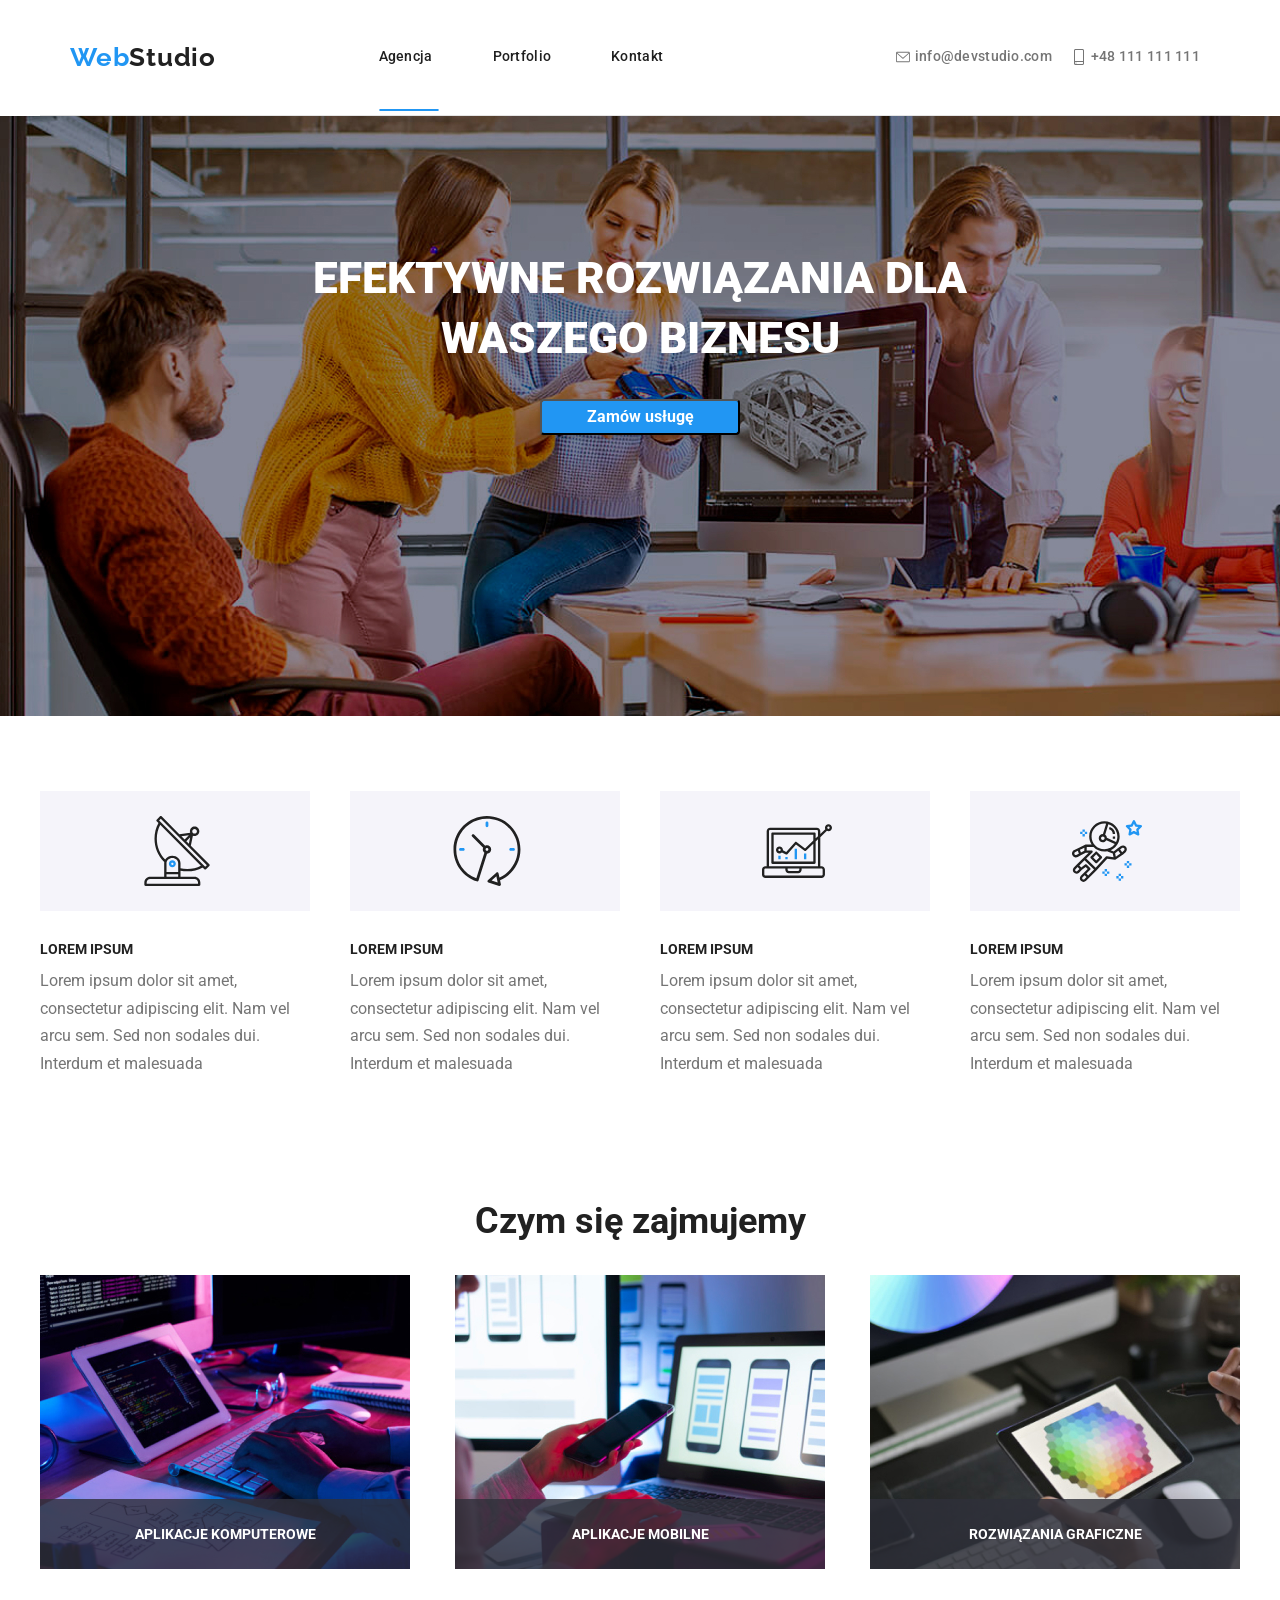
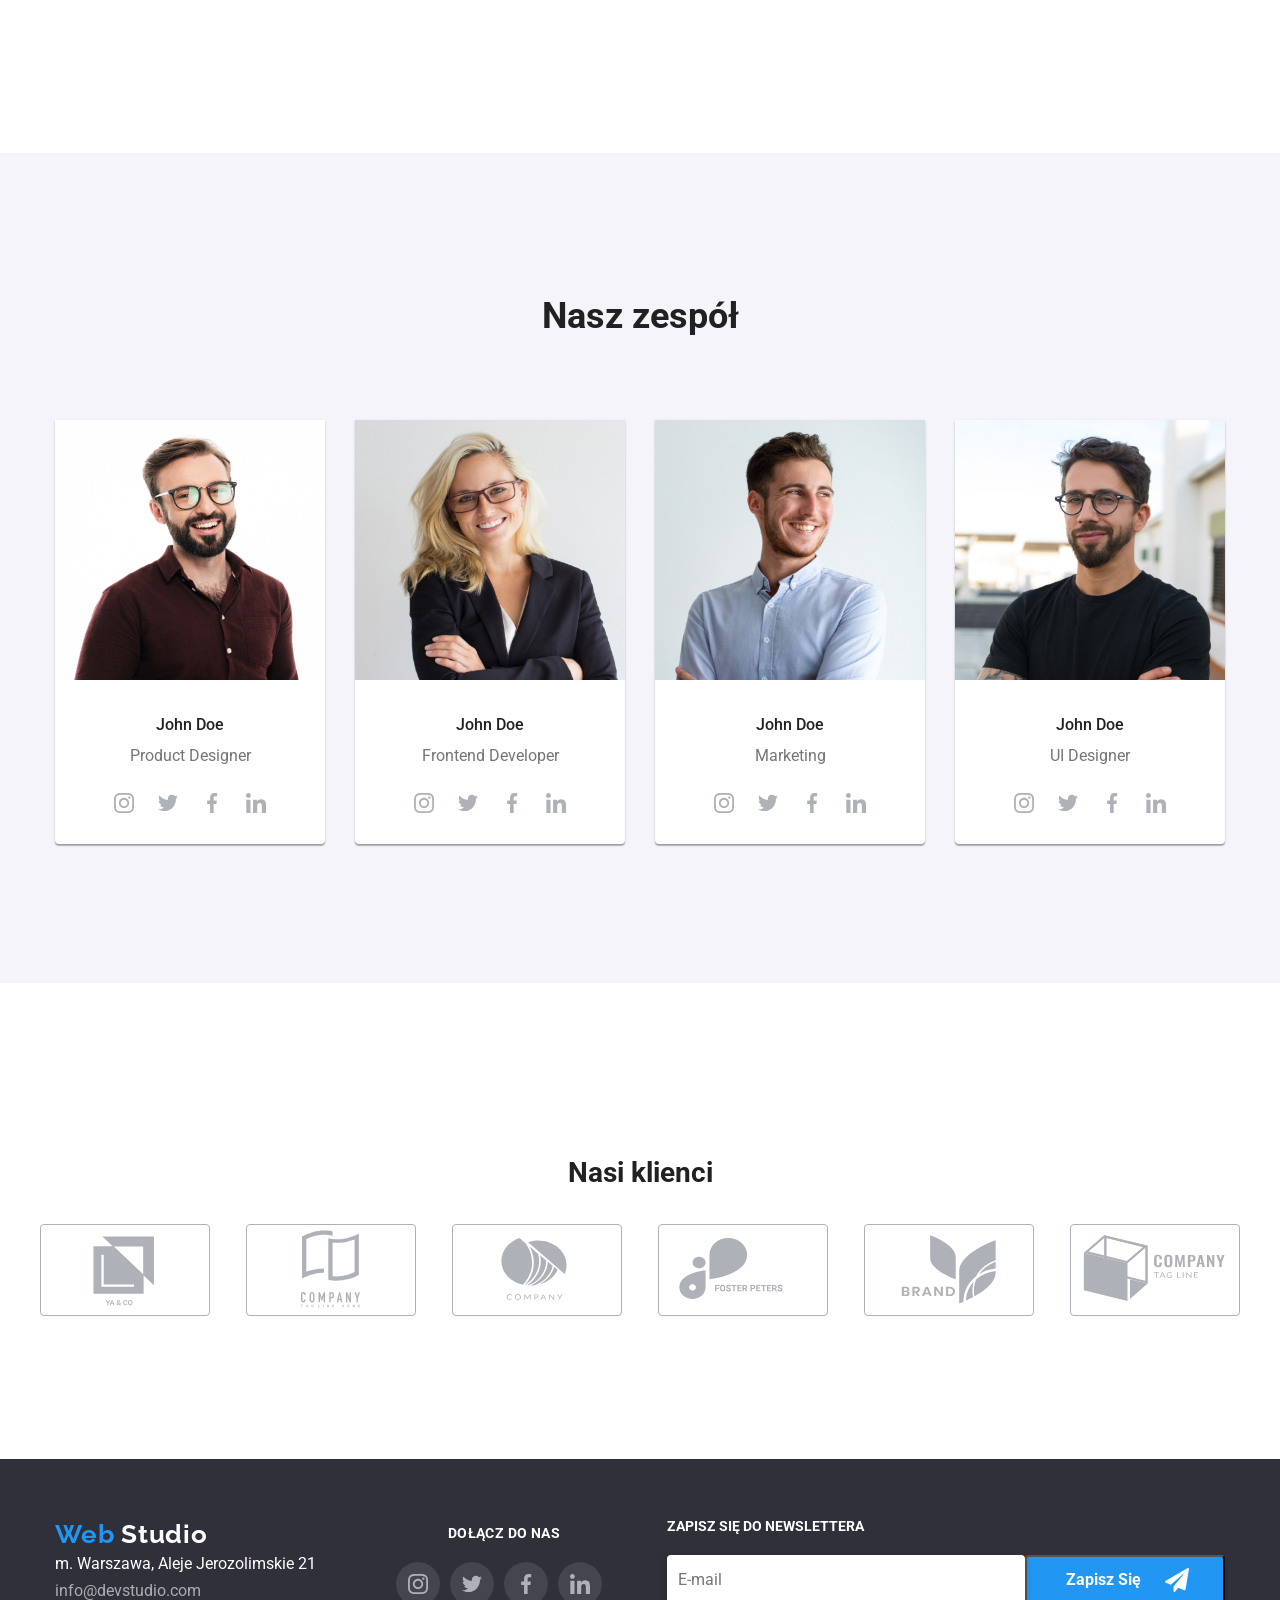
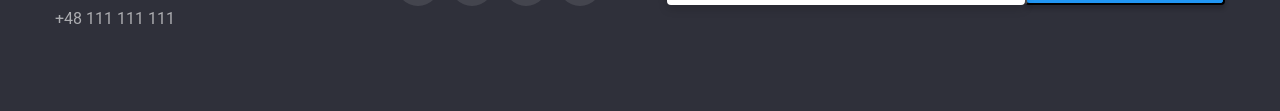
<file: index.html>
<!DOCTYPE html>
<html lang="pl">
  <head>
    <meta charset="utf-8" />
    <meta name="viewport" content="width=device-width, initial-scale=1.0" />
    <title>Studio</title>
    <link rel="stylesheet" href="./css/modern-normalize.css" />
    <link rel="stylesheet" href="./css/main.min.css" />
    <link rel="preconnect" href="https://fonts.googleapis.com" />
    <link rel="preconnect" href="https://fonts.gstatic.com" crossorigin />
    <link
      href="https://fonts.googleapis.com/css2?family=Raleway:wght@700&family=Roboto:wght@400;500;700;900&display=swap"
      rel="stylesheet"
    />
  </head>
  <body>
    <header class="header">
      <div class="container">
        <ul class="header__ul">
          <li class="header__list">
            <a class="logo" href="">Web<span class="logo__span">Studio</span></a>
          </li>
          <ul class="header__ul">
            <nav class="navigation">
              <li class="navigation__list"><a class="active navigation__link" href="">Agencja</a></li>
              <li class="navigation__list"><a class="navigation__link" href="./portfolio.html">Portfolio</a></li>
              <li class="navigation__list"><a class="navigation__link" href="">Kontakt</a></li>
            </nav>
          </ul>
          <ul class="header__ul2">
          <li class="contact">
            <a class="contact__link" href="mailto:info@devstudio.com">
              <svg class="contact__iconic">
                <use href="./css/icon.svg#icon-envelope"></use></svg>info@devstudio.com
                </a
            >
          </li>
          <li class="contact">
            <a class="contact__link" href="tel:+48111111111">
              <svg class="contact__iconic">
                <use href="./css/icon.svg#icon-smartphone"></use>
              </svg>
              +48 111 111 111</a>
          </li>
          </ul>
          <li class="contact-mobile">
            <button type="button" class="contact-mobile__button" data-mobile-open>
            <svg class="contact-mobile__iconic">
              <use href="./css/icon.svg#icon-menu"></use>
            </svg>
            </button>
          </li>
        </ul>
      </div>
    </header>

    <main>
      <section class="background top-index">
        <div class="container">
          <h1 class="top-index__topic">EFEKTYWNE ROZWIĄZANIA DLA WASZEGO BIZNESU</h1>
          <button class="button" type="button" data-modal-open>Zamów usługę</button>
        </div>
      </section>
      <section class="text-info section">
        <div class="container">
          <ul class="text-info__text-infoset">
            <li class="text-list">
              <div class="text-list__iconic2-frame">
                <svg class="text-list__iconic2">
                  <use href="./css/icon.svg#icon-antena" ></use>
                </svg>
              </div>
              <h2 class="text-list__title">LOREM IPSUM</h2>
              <p class="text-list__text">
                Lorem ipsum dolor sit amet, consectetur adipiscing elit. Nam vel
                arcu sem. Sed non sodales dui. Interdum et malesuada
              </p>
            </li>
            <li class="text-list">
              <div class="text-list__iconic2-frame">
                <svg class="text-list__iconic2">
                  <use href="./css/icon.svg#icon-clock" ></use>
                </svg>
              </div>
              <h2 class="text-list__title">LOREM IPSUM</h2>
              <p class="text-list__text">
                Lorem ipsum dolor sit amet, consectetur adipiscing elit. Nam vel
                arcu sem. Sed non sodales dui. Interdum et malesuada
              </p>
            </li>
            <li class="text-list">
              <div class="text-list__iconic2-frame">
                <svg class="text-list__iconic2">
                  <use href="./css/icon.svg#icon-diagram" ></use>
                </svg>
              </div>
              <h2 class="text-list__title">LOREM IPSUM</h2>
              <p class="text-list__text">
                Lorem ipsum dolor sit amet, consectetur adipiscing elit. Nam vel
                arcu sem. Sed non sodales dui. Interdum et malesuada
              </p>
            </li><li class="text-list">
              <div class="text-list__iconic2-frame">
                <svg class="text-list__iconic2">
                  <use href="./css/icon.svg#icon-astronaut" ></use>
                </svg>
              </div>
              <h2 class="text-list__title">LOREM IPSUM</h2>
              <p class="text-list__text">
                Lorem ipsum dolor sit amet, consectetur adipiscing elit. Nam vel
                arcu sem. Sed non sodales dui. Interdum et malesuada
              </p>
            </li>
          </ul>
        </div>
      </section>

      <section class="occupation-index">
        <div class="container">
          <h2 class="occupation-index__title">Czym się zajmujemy</h2>
          <ul class="occupation-index__text-infoset">
            <li class="ourwork">
              <picture>
                <source 
                srcset="./images/desktop/background.jpg, ./images/desktop/background@2x.jpg x2" media="(min-width:1200px)" >
                <source>
                <img class="ourwork__image"
                src="./images/desktop/background.jpg"
                alt="biurko z klawiatura"
                width="370"
                height="296"
              />
              </picture>
              <p class="ourwork__occupation-index-text">Aplikacje komputerowe</p>
            </li>
            <li class="ourwork">
              <picture>
                <source scrset="./images/desktop/background2.jpg x1, ./images/desktop/background2@2x.jpg x2" media="(min-width:1200px)"> 
                <source>
                <img class="ourwork__image"
                src="./images/desktop/background2.jpg"
                alt="ekran z telefonem"
                width="370"
                height="296"
              />
              </picture>
              <p class="ourwork__occupation-index-text">Aplikacje mobilne</p>
            </li>
            <li class="ourwork">
              <picture>
                <source srcset="./images/desktop/background3.jpg 1x, ./images/desktop/background3@2x.jpg 2x" media="(min-width:1200px)">
                <source>
              <img class="ourwork__image"
                src="./images/desktop/background3.jpg"
                alt="tablet"
                height="296"
                width="370"
              />
              </picture>
              <p class="ourwork__occupation-index-text">Rozwiązania graficzne</p>
            </li>
          </ul>
        </div>
      </section>

      <section class="team-index">
        <div class="container">
          <h2  class="team-index__tittle">Nasz zespół</h2>
          <ul class="team-index__text-infoset">
            <li class="team-index__list">
              <figure class="workers">
                <picture>
                  <source srcset="./images/mobile/productdesigner.jpg 1x , ./images/mobile/productdesigner@2x.jpg 2x"
                  media="(min-width:480px)">
                  <source srcset="./images/tab/productdesigner.jpg 1x, ./images/tab/productdesigner@2x.jpg 2x"
                  media="(min-width:768px)">
                  <source srcset="./images/desktop/productdesigner.jpg 1x,./images/desktop/productdesigner@2x.jpg 2x "
                  media="(min-width:1200px)">
                  
                <img class="workers__image"
                  src="./images/desktop/productdesigner.jpg"
                  alt="productdesigner"
                  width="270"
                  height="260"
                />
                  </picture>
                <figcaption class="workers__figcaption">
                  <p class="workers__name-index">John Doe</p>
                  <p class="workers__job-index">Product Designer</p>
                  
                  <ul class="workers__iconic-3-list">
                    <li class="workers__list">
                      <a class="workers__iconic-3-list-link" href="">
                    <svg class="workers__iconic3">
                      <use href="./css/icon.svg#icon-instagram-2">
                      </use>
                    </svg>
                    </a>
                    </li>
            <li class="workers__list">
                      <a class="workers__iconic-3-list-link" href="">
                    

                                        <svg class="workers__iconic3">
                      <use href="./css/icon.svg#icon-twitter-1">
                      </use>
                    </svg>
                    </a>
                    </li>
                    <li class="workers__list">
                      <a class="workers__iconic-3-list-link" href="">
                    
                    <svg class="workers__iconic3">
                      <use href="./css/icon.svg#icon-facebook-1">
                      </use>
                    </svg>
                    </a>
                    </li>
                    <li class="workers__list">
                      <a class="workers__iconic-3-list-link" href="">
                    
                    <svg class="workers__iconic3">
                      <use href="./css/icon.svg#icon-linkedin-1">
                      </use>
                    </svg>
                    </a>
                    </li>
                  </ul>
                  </figcaption>
              </figure>
            </li>

            <li class="workers__list">
              <figure class="workers">
                
                <picture>
                  <source srcset="./images/mobile/frontend.jpg 1x , ./images/mobile/frontend@2x.jpg 2x"
                  media="(min-width:480px)">
                  <source srcset="./images/tab/frontend.jpg 1x, ./images/tab/frontend@2x.jpg 2x"
                  media="(min-width:768px)">
                  <source srcset="./images/desktop/frontend.jpg 1x,./images/desktop/frontend@2x.jpg 2x "
                  media="(min-width:1200px)">
                
                <img class="workers__image"
                  src="./images/desktop/frontend.jpg"
                  alt="frontedndeveloper"
                  width="270"
                  height="260"
                />
                </picture>

                <figcaption class="workers__figcaption">
                  <p class="workers__name-index">John Doe</p>
                  <p class="workers__job-index">Frontend Developer</p>
                  <ul class="workers__iconic-3-list">
                    <li class="workers__list">
                      <a class="workers__iconic-3-list-link" href="">
                    <svg class="workers__iconic3">
                      <use href="./css/icon.svg#icon-instagram-2">
                      </use>
                    </svg>
                    </a>
                    </li>
            <li class="workers__list">
                      <a class="workers__iconic-3-list-link" href="">
                                        <svg class="workers__iconic3">
                      <use href="./css/icon.svg#icon-twitter-1">
                      </use>
                    </svg>
                    </a>
                    </li>
                    <li class="workers__list">
                      <a class="workers__iconic-3-list-link" href="">
                    
                    <svg class="workers__iconic3">
                      <use href="./css/icon.svg#icon-facebook-1">
                      </use>
                    </svg>
                    </a>
                    </li>
                    <li class="workers__list">
                      <a class="workers__iconic-3-list-link" href="">
                    
                    <svg class="workers__iconic3">
                      <use href="./css/icon.svg#icon-linkedin-1">
                      </use>
                    </svg>
                    </a>
                    </li>
                  </ul>
                </figcaption>
              </figure>
            </li>

            <li class="workers__list">
              <figure class="workers">

                <picture>
                  <source srcset="./images/mobile/marketing.jpg 1x , ./images/mobile/marketing@2x.jpg 2x"
                  media="(min-width:480px)">
                  <source srcset="./images/tab/marketing.jpg 1x, ./images/tab/marketing@2x.jpg 2x"
                  media="(min-width:768px)">
                  <source srcset="./images/desktop/marketing.jpg 1x,./images/desktop/marketing@2x.jpg 2x "
                  media="(min-width:1200px)">
                
                  <img class="workers__image"
                  src="./images/desktop/marketing.jpg"
                  alt="marketing"
                  width="270"
                  height="260"
                />
                </picture>

                <figcaption class="workers__list">
                  <p class="workers__name-index">John Doe</p>
                  <p class="workers__job-index">Marketing</p>
                  <ul class="workers__iconic-3-list">
                    <li class="workers__list">
                      <a class="workers__iconic-3-list-link" href="">
                    <svg class="workers__iconic3">
                      <use href="./css/icon.svg#icon-instagram-2">
                      </use>
                    </svg>
                    </a>
                    </li>
            <li class="workers__list">
                      <a class="workers__iconic-3-list-link" href="">
                    

                                        <svg class="workers__iconic3">
                      <use href="./css/icon.svg#icon-twitter-1">
                      </use>
                    </svg>
                    </a>
                    </li>
                    <li class="workers__list">
                      <a class="workers__iconic-3-list-link" href="">
                    
                    <svg class="workers__iconic3">
                      <use href="./css/icon.svg#icon-facebook-1">
                      </use>
                    </svg>
                    </a>
                    </li>
                    <li class="workers__list">
                      <a class="workers__iconic-3-list-link" href="">
                    
                    <svg class="workers__iconic3">
                      <use href="./css/icon.svg#icon-linkedin-1">
                      </use>
                    </svg>
                    </a>
                    </li>
                  </ul>
                </figcaption>
              </figure>
            </li>

            <li class="workers__list">
              <figure class="workers">

                <picture>
                  <source srcset="./images/mobile/ux.jpg 1x , ./images/mobile/ux@2x.jpg 2x"
                  media="(min-width:480px)">
                  <source srcset="./images/tab/ux.jpg 1x, ./images/tab/ux@2x.jpg 2x"
                  media="(min-width:768px)">
                  <source srcset="./images/desktop/ux.jpg 1x,./images/desktop/ux@2x.jpg 2x "
                  media="(min-width:1200px)">
                
                <img class="workers__image"
                  src="./images/desktop/ux.jpg"
                  alt="designer"
                  width="270"
                  height="260"
                />
                </picture>

                <figcaption class="workers__figcaption">
                  <p class="workers__name-index">John Doe</p>
                  <p class="workers__job-index">UI Designer</p>
                  <ul class="workers__iconic-3-list">
                    <li class="workers__list">
                      <a class="workers__iconic-3-list-link" href="">
                    <svg class="workers__iconic3">
                      <use href="./css/icon.svg#icon-instagram-2">
                      </use>
                    </svg>
                    </a>
                    </li>
            <li class="workers__list">
                      <a class="workers__iconic-3-list-link" href="">
                    
                                        <svg class="workers__iconic3">
                      <use href="./css/icon.svg#icon-twitter-1">
                      </use>
                    </svg>
                    </a>
                    </li>
                    <li class="workers__list">
                      <a class="workers__iconic-3-list-link" href="">
                    
                    <svg class="workers__iconic3">
                      <use href="./css/icon.svg#icon-facebook-1">
                      </use>
                    </svg>
                    </a>
                    </li>
                    <li class="workers__list">
                      <a class="workers__iconic-3-list-link" href="">
                    
                    <svg class="workers__iconic3">
                      <use href="./css/icon.svg#icon-linkedin-1">
                      </use>
                    </svg>
                    </a>
                    </li>
                  </ul>
                </figcaption>
              </figure>
            </li>
          </ul>
        </div>
      </section>
      <section class="clients">
        <div class="container">
          <h2 class="clients__title">Nasi klienci</h2>
          <div class="clients__chapter">
            <ul class="clients__text-infoset">
              <li class="clients__list">
                <a href="">
                <svg class="clients__iconic4">
                  <use href="./css/icon.svg#icon-Logo"></use>
                </svg>
              </a>
              </li>
              <li class="clients__list">
              <a href="">
                <svg class="clients__iconic4">
                  <use href="./css/icon.svg#icon-Logo2"></use>
                </svg>
              </a>
              </li>
              <li class="clients__list">
                <a href="">
                <svg class="clients__iconic4">
                  <use href="./css/icon.svg#icon-Logo3"></use>
                </svg>
              </a>
              </li>
              <li class="clients__list">
                <a href="">
                <svg class="clients__iconic4">
                  <use href="./css/icon.svg#icon-Logo4"></use>
                </svg>
              </a>          
              </li>
              <li class="clients__list">
              <a href="">
                <svg class="clients__iconic4">
                  <use href="./css/icon.svg#icon-Logo5"></use>
                </svg>
              </a>      
              </li>
              <li class="clients__list">
              <a href="">
                <svg class="clients__iconic4">
                  <use href="./css/icon.svg#icon-Logo6"></use>
                </svg>
            </a>  
              </li>
            
            </ul>
          </div>
        </div>
      </section>
    </main>
<footer class="footer">
      <div class="container footsy">
        <div class="footsy__tablet">
      <div class="footsy__chapter">
        <div class="logo--down">
          <a  class="logo" href="">Web<span class="logo__span--footer"> Studio </span> </a>
        </div>
        <adress class="footsy__adressdown">
          m. Warszawa, Aleje Jerozolimskie 21
        </adress>
        <div >
          <a class="footsy__mailto2" href="mailto:info@devstudio.com"> info@devstudio.com </a>
        </div>
        <div >
          <a class="footsy__tele2" href="tel:+48111111111"> +48 111 111 111 </a>
        </div>
      </div>
      <div class="socialy">
        <h2 class="socialy__title" >Dołącz do nas</h2>

        <ul class="socialy__iconic-listing">
          <li class="socialy__list">
            <a class="socialy__iconic-3-list-link" href="">
              <svg class="socialy__iconic3">
                <use href="./css/icon.svg#icon-instagram-2"></use>
              </svg>
            </a>
          </li>
          <li class="socialy__list">
            <a class="socialy__iconic-3-list-link" href="">
              <svg class="socialy__iconic3">
                <use href="./css/icon.svg#icon-twitter-1"></use>
              </svg>
            </a>
          </li>
          <li class="socialy__list">
            <a class="socialy__iconic-3-list-link" href="">
              <svg class="socialy__iconic3">
                <use href="./css/icon.svg#icon-facebook-1"></use>
              </svg>
            </a>
          </li>
          <li class="socialy__list">
            <a class="socialy__iconic-3-list-link" href="">
              <svg class="socialy__iconic3">
                <use href="./css/icon.svg#icon-linkedin-1"></use>
              </svg>
            </a>
          </li>
        </ul>
        </div>
        </div>
        <div class="subscription">
        <p class="subscription__title" >Zapisz się do Newslettera</p>
        <form class="subscription__form">
          <label class="subscription__label">
            <input class="subscription__sub-email" type="email" name="email" placeholder="  E-mail" required />
          </label>
          <button class="subscription__button-sub" type="submit">Zapisz Się <svg class="subscription__iconic-sub"><use href="./css/icon.svg#plane"></use></svg> </button>
         
        </form>
      </div>
      </div>
    </footer>
  </body>

<!--okno modalne-->    
<div class="backdrop is-hidden" data-modal>
  <div class="modal">

    <button class="close-btn" type="button"  data-modal-close> 
         <svg class="close-btn__icon">
      <use href="./css/icon.svg#cancel"></use>
    </svg>
    </button>
    
    <form class="modal__form">
      <div class="modal__form-popup">
        <h1 class="modal__title">
          Zostaw swoje dane w formularzu poniżej 
        </h1>
      <div>
        <form class="modal__form">
        <label class="text">Imię
        <input class="text__form-group1" type="text" name="text-name">
       <svg class="text__form-icon1" ><use href="./css/icon.svg#user"></use> </svg>   
      </label>

      <label class="text">Telefon
        <input class="text__form-group1" type="tel" name="tel-form">
        <svg class="text__form-icon1" ><use href="./css/icon.svg#iphone"></use> </svg>   
     
      </label>
      <label class="text">Email
        <input class="text__form-group1" type="email" name="email-form">
         <svg class="text__form-icon1" ><use href="./css/icon.svg#nvelope"></use> </svg>   
     
      </label>
      <label class="text" >Komentarz
      <textarea class="text__form-group1--size" rows="3" placeholder="Wprowadź tekst" ></textarea> 
      </label>
      </form>
                <div class="declarations">
      
        <div class="checkbox">
          <input class="checkbox__input" type="checkbox" id="checks">
          <label class="checkbox__label" for="checks">
           <span class="checkbox__span" ><svg class="checkbox__checks-svg">
              <use href="./css/icon.svg#checked">
              </use>
            </svg>
            </span>
          </label>
        

        <p class="checkbox__declaration">Oświadczam ,iż akceptuję <a class="checkbox__link" href="">Regulamin</a> i <a class="checkbox__link" href="">Politykę prywatności</a> </p>          
      </div>
      <button class="checkbox__registerbutton" type="submit">Wyślij</button>  
   
    </div>

    </div>
    </div>
    </form>
    </div>
    </div>
   <script src="./js/modal.js"></script>  

   <!--mobile modalne-->
<div class="backdrop is-hidden" data-mobile>
<div class="modal-second">

  <button class="close-mobile" type="button" data-mobile-close> 
     <svg class="close-mobile__icon">
    <use href="./css/icon.svg#icon-close" class="close-mobile__svg"></use>
  </svg>
  </button>

  <div class="modal-mobile container">
    <ul class="modal-mobile__ul">
      <nav class="modal-mobile__navigation">
        <li class="modal-mobile__list"><a class="modal-mobile__link" href="./index.html">Agencja</a> </li>
        <li class="modal-mobile__list"><a class="modal-mobile__link" href="./portfolio.html">Portfolio</a> </li>
        <li class="modal-mobile__list"><a class="modal-mobile__link" href="">Kontakt</a> </li>
      </nav>
    </ul>
    <div class="tel">
      <a class="tel__link" href="tel:+48111111111">+48 111 111 111</a>
    </div>
    <div class="mail">
      <a class="mail__link" href="mailto:info@devstudio.com">info@devstudio.com</a>
    </div>
    <ul class="modal-mobile__ulsocial" >
    <li class="modal-mobile__list"><a class="modal-mobile__social" href="">Instagram</a> </li>
    <li class="modal-mobile__list"><a class="modal-mobile__social" href="">Tweeter</a> </li>
    <li class="modal-mobile__list"><a class="modal-mobile__social" href="">Facebook</a> </li>
    <li class="modal-mobile__list"><a class="modal-mobile__social" href="">Linkedin</a> </li>
    </ul>

  </div>
  </div>
  </div>
  </div>
 <script src="./js/mobile-menu.js"></script>  


  </html>
</file>
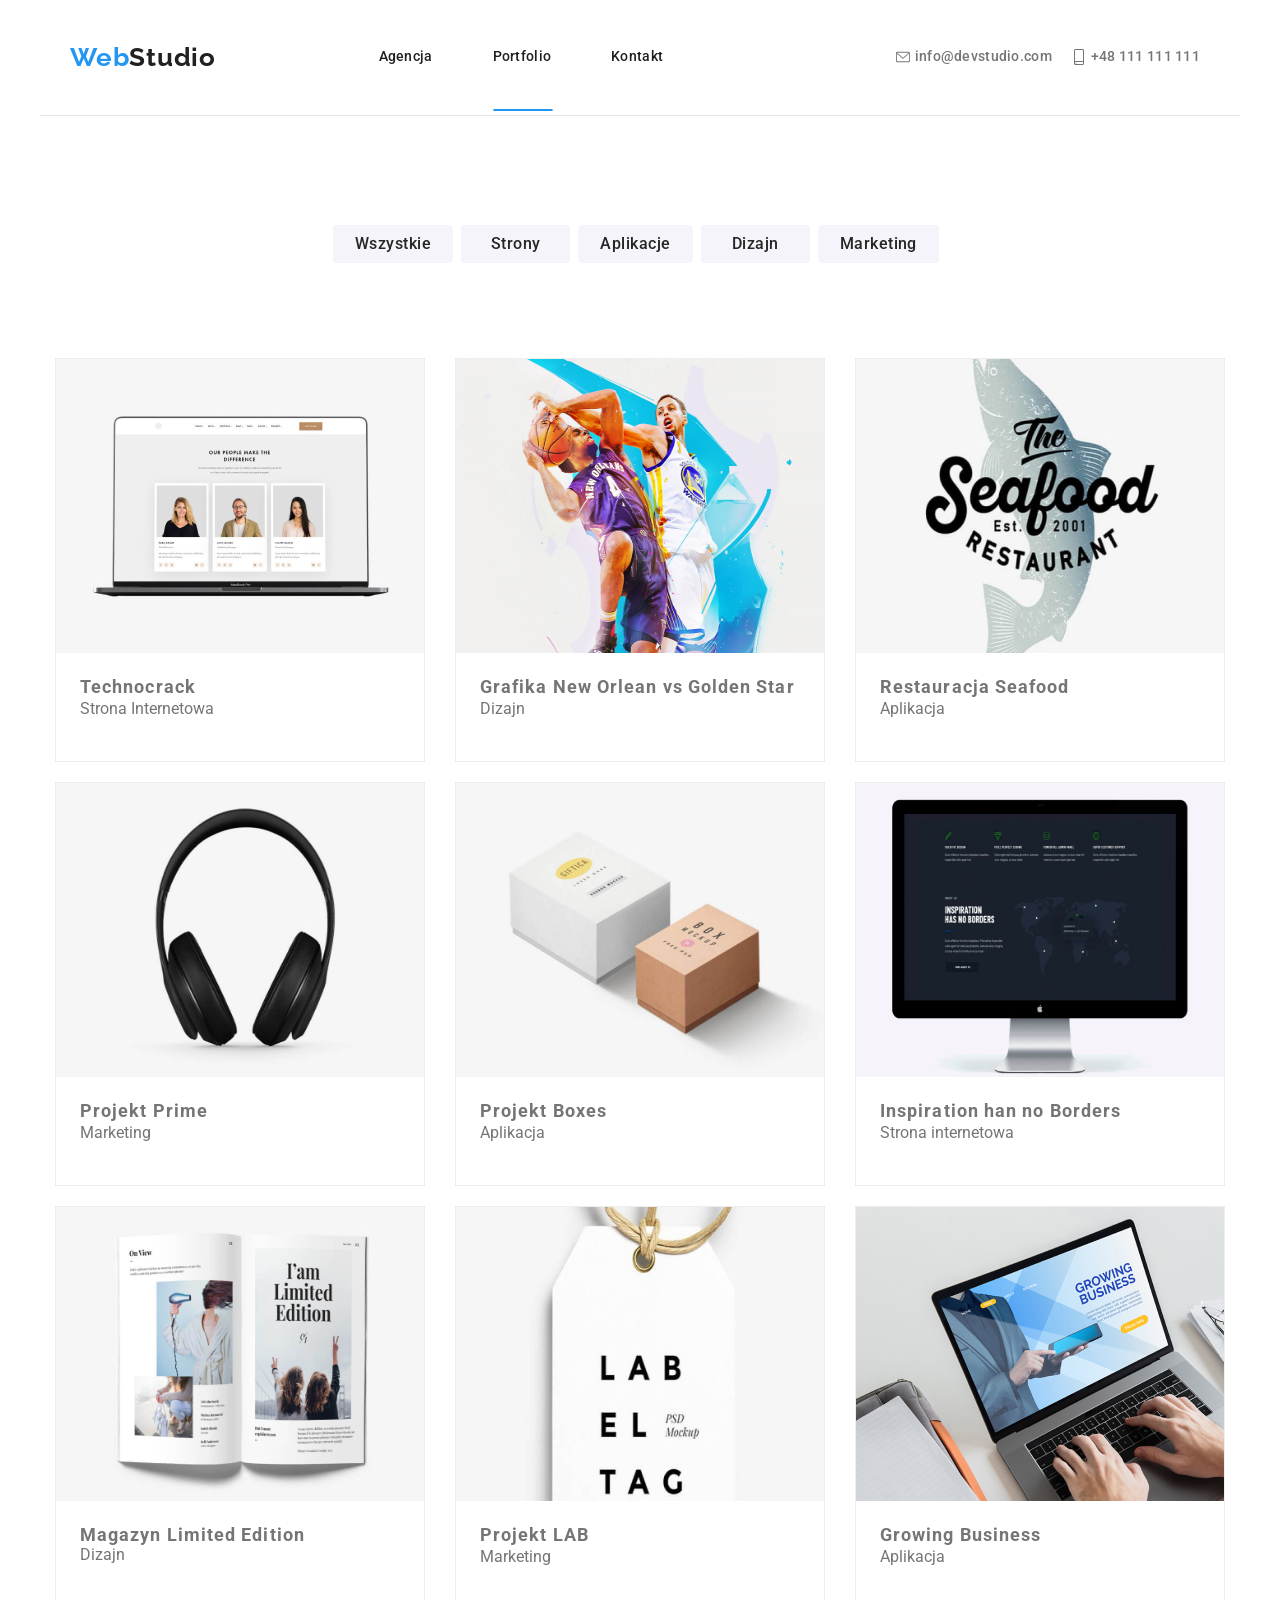
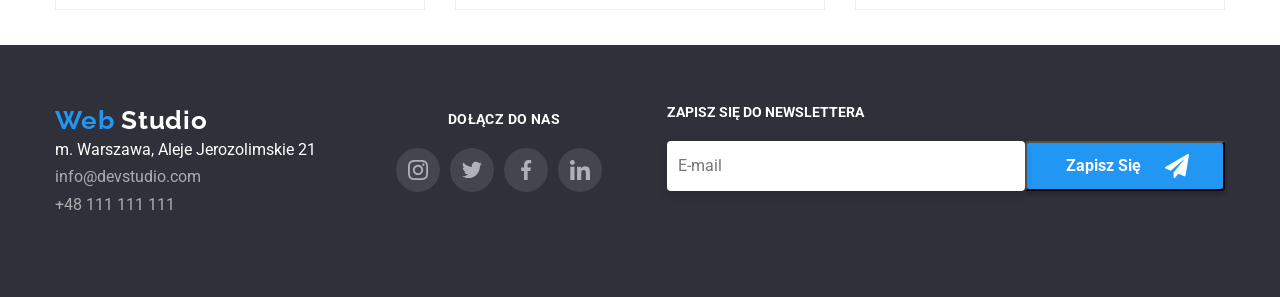
<file: portfolio.html>
<!DOCTYPE html>

<html lang="pl">
  <head>
    <meta charset="UTF-8" />
    <meta name="viewport" content="width=device-width, initial-scale=1" />
    <title>Portfolio</title>
    <link rel="stylesheet" href="./css/modern-normalize.css" />
    <link rel="stylesheet" href="./css/main.min.css">
    <link rel="preconnect" href="https://fonts.googleapis.com" />
    <link rel="preconnect" href="https://fonts.gstatic.com" crossorigin />
    <link
      href="https://fonts.googleapis.com/css2?family=Raleway:wght@700&family=Roboto:wght@400;500;700;900&display=swap"
      rel="stylesheet"
    />
  </head>
  <body>
    <header class="header">
      <div class="container">
        <ul class="header__ul">
          <li class="header__list">
            <a class="logo" href="">Web<span class="logo__span">Studio</span></a>
          </li>
          <ul class="header__ul">
            <nav class="navigation">
              <li class="navigation__list"><a class="navigation__link" href="./index.html">Agencja</a></li>
              <li class="navigation__list"><a class="active navigation__link" href="./portfolio.html">Portfolio</a></li>
              <li class="navigation__list"><a class="navigation__link" href="">Kontakt</a></li>
            </nav>
          </ul>
          <ul class="header__ul2">
          <li class="contact">
            <a class="contact__link" href="mailto:info@devstudio.com">
              <svg class="contact__iconic">
                <use href="./css/icon.svg#icon-envelope"></use></svg>info@devstudio.com
                </a
            >
          </li>
          <li class="contact">
            <a class="contact__link" href="tel:+48111111111">
              <svg class="contact__iconic">
                <use href="./css/icon.svg#icon-smartphone"></use>
              </svg>
              +48 111 111 111</a>
          </li>
          </ul>
          <li class="contact-mobile">
            <button type="button" class="contact-mobile__button" data-mobile-open>
            <svg class="contact-mobile__iconic">
              <use href="./css/icon.svg#icon-menu"></use>
            </svg>
            </button>
          </li>
        </ul>
      </div>
    </header>

    <main>
      <section class="buttons">
        <div class="container">
          <ul class="buttons__menu">
            <li class="buttons__list"><button class="buttons__button" type="button">Wszystkie</button></li>
            <li class="buttons__list"><button class="buttons__button" type="button">Strony</button></li>
            <li class="buttons__list"><button class="buttons__button" type="button">Aplikacje</button></li>
            <li class="buttons__list"><button class="buttons__button" type="button">Dizajn</button></li>
            <li class="buttons__list"><button class="buttons__button" type="button">Marketing</button></li>
          </ul>
        </div>
      </section>

      <section class="card">
        <div class="container">
          <ul class="card__card-set">
            <li class="card__list">
              <figure class="card__figure">
                <div class="card__transform">

                  <project>
                    <source srcset="./images/mobile/desktop.jpg 1x , ./images/mobile/desktop@2x.jpg 2x"
                    media="(min-width:480px)">
                    <source srcset="./images/tab/desktop.jpg 1x, ./images/tab/desktop@2x.jpg 2x"
                    media="(min-width:768px)">
                    <source srcset="./images/desktop/desktop.jpg 1x,./images/desktop/desktop@2x.jpg 2x "
                    media="(min-width:1200px)">
                  
                  <img class="card__image" src="./images/desktop/desktop.jpg" alt="project 1" />
                  </project>

                  <p class="card__overlay">
                    Technocrack jest popularną platformą wykorzystywaną do
                    rozpowszechniania koronawirusa. Firmy wykorzystują tę
                    platformę do celów szpiegowskich i ataków na
                    niezabezpieczone serwery konkurencji
                  </p>
                </div>
                <figcaption class="card__figcaption">
                  <p class="card__titles"><a class="card__link" href="">Technocrack</a></p>
                  <p class="card__description"><a class="card__link" href="">Strona Internetowa</a></p>
                </figcaption>
              </figure>
            </li>

            <li class="card__list">
              <figure class="card__figure">
                <div class="card__transform">

                  <picture>
                    <source srcset="./images/mobile/basket.jpg 1x , ./images/mobile/basket@2x.jpg 2x"
                    media="(min-width:480px)">
                    <source srcset="./images/tab/basket.jpg 1x, ./images/tab/basket@2x.jpg 2x"
                    media="(min-width:768px)">
                    <source srcset="./images/desktop/basket.jpg 1x,./images/desktop/basket@2x.jpg 2x "
                    media="(min-width:1200px)">
                  
                  <img class="card__image" src="./images/desktop/basket.jpg" alt="project 2" />
                  </picture>
                  
                  <p class="card__overlay">
                    Technocrack jest popularną platformą wykorzystywaną do
                    rozpowszechniania koronawirusa. Firmy wykorzystują tę
                    platformę do celów szpiegowskich i ataków na
                    niezabezpieczone serwery konkurencji
                  </p>
                </div>
                <figcaption class="card__figcaption">
                  <p class="card__titles">
                    <a class="card__link" href="">Grafika New Orlean vs Golden Star</a>
                  </p>
                  <p class="card__description"><a class="card__link" href=""> Dizajn</a></p>
                </figcaption>
              </figure>
            </li>

            <li class="card__list">
              <figure class="card__figure">
                <div class="card__transform">

                  <picture>
                    <source srcset="./images/mobile/sea.jpg 1x , ./images/mobile/sea@2x.jpg 2x"
                    media="(min-width:480px)">
                    <source srcset="./images/tab/sea.jpg 1x, ./images/tab/sea@2x.jpg 2x"
                    media="(min-width:768px)">
                    <source srcset="./images/desktop/sea.jpg 1x,./images/desktop/sea@2x.jpg 2x "
                    media="(min-width:1200px)">
                  
                  <img class="card__image" src="./images/desktop/sea.jpg" alt="project 3" />
                  </picture>
                  
                  <p class="card__overlay">
                    Technocrack jest popularną platformą wykorzystywaną do
                    rozpowszechniania koronawirusa. Firmy wykorzystują tę
                    platformę do celów szpiegowskich i ataków na
                    niezabezpieczone serwery konkurencji
                  </p>
                </div>
                <figcaption class="card__figcaption">
                  <p class="card__titles"><a class="card__link" href=""> Restauracja Seafood</a></p>
                  <p class="card__description"><a class="card__link" href=""> Aplikacja</a></p>
                </figcaption>
              </figure>
            </li>

            <li class="card__list">
              <figure class="card__figure">
                <div class="card__transform">

                  <picture>
                    <source srcset="./images/mobile/headphones.jpg 1x , ./images/mobile/headphones@2x.jpg 2x"
                    media="(min-width:480px)">
                    <source srcset="./images/tab/headphones.jpg 1x, ./images/tab/headphones@2x.jpg 2x"
                    media="(min-width:768px)">
                    <source srcset="./images/desktop/headphones.jpg 1x,./images/desktop/headphones@2x.jpg 2x "
                    media="(min-width:1200px)">
                  
                  <img class="card__image" src="./images/desktop/headphones.jpg" srcset="./images/headphones@2x.jpg x2" alt="project 4" />
                  </picture>
                  
                  <p class="card__overlay">
                    Technocrack jest popularną platformą wykorzystywaną do
                    rozpowszechniania koronawirusa. Firmy wykorzystują tę
                    platformę do celów szpiegowskich i ataków na
                    niezabezpieczone serwery konkurencji
                  </p>
                </div>
                <figcaption class="card__figcaption">
                  <p class="card__titles"><a class="card__link" href=""> Projekt Prime </a></p>
                  <p class="card__description"><a class="card__link" href=""> Marketing</a></p>
                </figcaption>
              </figure>
            </li>

            <li class="card__list">
              <figure class="card__figure">
                <div class="card__transform">

                  <picture>
                    <source srcset="./images/mobile/box.jpg 1x , ./images/mobile/box@2x.jpg 2x"
                  media="(min-width:480px)">
                  <source srcset="./images/tab/box.jpg 1x, ./images/tab/box@2x.jpg 2x"
                  media="(min-width:768px)">
                  <source srcset="./images/desktop/box.jpg 1x,./images/desktop/box@2x.jpg 2x "
                  media="(min-width:1200px)">
                
                    <img class="card__image" src="./images/desktop/box.jpg" alt="project 5" />
                  </picture>                  
                  
                  <p class="card__overlay">
                    Technocrack jest popularną platformą wykorzystywaną do
                    rozpowszechniania koronawirusa. Firmy wykorzystują tę
                    platformę do celów szpiegowskich i ataków na
                    niezabezpieczone serwery konkurencji
                  </p>
                </div>
                <figcaption class="card__figcaption">
                  <p class="card__titles"><a class="card__link" href=""> Projekt Boxes</a></p>
                  <p class="card__description"><a class="card__link" href="">Aplikacja </a></p>
                </figcaption>
              </figure>
            </li>

            <li class="card__list">
              <figure class="card__figure">
                <div class="card__transform">
                  
                  <picture>
                    <source srcset="./images/mobile/screen.jpg 1x , ./images/mobile/screen@2x.jpg 2x"
                    media="(min-width:480px)">
                    <source srcset="./images/tab/screen.jpg 1x, ./images/tab/screen@2x.jpg 2x"
                    media="(min-width:768px)">
                    <source srcset="./images/desktop/screen.jpg 1x,./images/desktop/screen@2x.jpg 2x "
                    media="(min-width:1200px)">
                  
                  <img class= "card__image" src="./images/desktop/screen.jpg" alt="project 6" />
                  </picture>
                  
                  <p class="card__overlay">
                    Technocrack jest popularną platformą wykorzystywaną do
                    rozpowszechniania koronawirusa. Firmy wykorzystują tę
                    platformę do celów szpiegowskich i ataków na
                    niezabezpieczone serwery konkurencji
                  </p>
                </div>
                <figcaption class="card__figcaption">
                  <p class="card__titles">
                    <a class="card__link" href=""> Inspiration han no Borders</a>
                  </p>
                  <p class="card__description"><a class="card__link" href=""> Strona internetowa</a></p>
                </figcaption>
              </figure>
            </li>

            <li class="card__list">
              <figure class="card__figure">
                <div class="card__transform">

                  <picture>
                    <source srcset="./images/mobile/book.jpg 1x , ./images/mobile/book@2x.jpg 2x"
                    media="(min-width:480px)">
                    <source srcset="./images/tab/book.jpg 1x, ./images/tab/book@2x.jpg 2x"
                    media="(min-width:768px)">
                    <source srcset="./images/desktop/book.jpg 1x,./images/desktop/book@2x.jpg 2x "
                    media="(min-width:1200px)">
                  
                   <img class="card__image" src="./images/desktop/book.jpg" alt="project 7" />
                  </picture>
                  
                  <p class="card__overlay">
                    Technocrack jest popularną platformą wykorzystywaną do
                    rozpowszechniania koronawirusa. Firmy wykorzystują tę
                    platformę do celów szpiegowskich i ataków na
                    niezabezpieczone serwery konkurencji
                  </p>
                </div>
                <figcaption class="card__figcaption">
                  <p class="card__titles"><a class="card__link" href="">Magazyn Limited Edition</a></p>
                  <p class="description"><a class="card__link" href="">Dizajn</a></p>
                </figcaption>
              </figure>
            </li>

            <li class="card__list">
              <figure class="card__figure">
                <div class="card__transform">

                  <picture>
                    <source srcset="./images/mobile/lab.jpg 1x , ./images/mobile/lab@2x.jpg 2x"
                    media="(min-width:480px)">
                    <source srcset="./images/tab/lab.jpg 1x, ./images/tab/lab@2x.jpg 2x"
                    media="(min-width:768px)">
                    <source srcset="./images/desktop/lab.jpg 1x,./images/desktop/lab@2x.jpg 2x "
                    media="(min-width:1200px)">
                  
                  <img class="card__image" src="./images/desktop/lab.jpg" alt="project 8" />
                  </picture>
                  
                  <p class="card__overlay">
                    Technocrack jest popularną platformą wykorzystywaną do
                    rozpowszechniania koronawirusa. Firmy wykorzystują tę
                    platformę do celów szpiegowskich i ataków na
                    niezabezpieczone serwery konkurencji
                  </p>
                </div>
                <figcaption class="card__figcaption">
                  <p class="card__titles"><a class="card__link" href="">Projekt LAB</a></p>
                  <p class="card__description"><a class="card__link" href="">Marketing</a></p>
                </figcaption>
              </figure>
            </li>

            <li class="card__list">
              <figure class="card__figure">
                <div class="card__transform">

                  <picture>
                    <source srcset="./images/mobile/laptop.jpg 1x , ./images/mobile/laptop@2x.jpg 2x"
                    media="(min-width:480px)">
                    <source srcset="./images/tab/laptop.jpg 1x, ./images/tab/laptop@2x.jpg 2x"
                    media="(min-width:768px)">
                    <source srcset="./images/desktop/laptop.jpg 1x,./images/desktop/laptop@2x.jpg 2x "
                    media="(min-width:1200px)">
                  
                  <img clas="card__image" src="./images/desktop/laptop.jpg" alt="project 9" />
                  </picture>
                  
                  <p class="card__overlay">
                    Technocrack jest popularną platformą wykorzystywaną do
                    rozpowszechniania koronawirusa. Firmy wykorzystują tę
                    platformę do celów szpiegowskich i ataków na
                    niezabezpieczone serwery konkurencji
                  </p>
                </div>
                <figcaption class="card__figcaption">
                  <p class="card__titles"><a class="card__link" href="">Growing Business</a></p>
                  <p class="card__description"><a class="card__link" href="">Aplikacja</a></p>
                </figcaption>
              </figure>
            </li>
          </ul>
        </div>
      </section>
    </main>
    <footer class="footer">
      <div class="container footsy">
        <div class="footsy__tablet">
      <div class="footsy__chapter">
        <div class="logo--down">
          <a  class="logo" href="">Web<span class="logo__span--footer"> Studio </span> </a>
        </div>
        <adress class="footsy__adressdown">
          m. Warszawa, Aleje Jerozolimskie 21
        </adress>
        <div >
          <a class="footsy__mailto2" href="mailto:info@devstudio.com"> info@devstudio.com </a>
        </div>
        <div >
          <a class="footsy__tele2" href="tel:+48111111111"> +48 111 111 111 </a>
        </div>
      </div>
      <div class="socialy">
        <h2 class="socialy__title" >Dołącz do nas</h2>

        <ul class="socialy__iconic-listing">
          <li class="socialy__list">
            <a class="socialy__iconic-3-list-link" href="">
              <svg class="socialy__iconic3">
                <use href="./css/icon.svg#icon-instagram-2"></use>
              </svg>
            </a>
          </li>
          <li class="socialy__list">
            <a class="socialy__iconic-3-list-link" href="">
              <svg class="socialy__iconic3">
                <use href="./css/icon.svg#icon-twitter-1"></use>
              </svg>
            </a>
          </li>
          <li class="socialy__list">
            <a class="socialy__iconic-3-list-link" href="">
              <svg class="socialy__iconic3">
                <use href="./css/icon.svg#icon-facebook-1"></use>
              </svg>
            </a>
          </li>
          <li class="socialy__list">
            <a class="socialy__iconic-3-list-link" href="">
              <svg class="socialy__iconic3">
                <use href="./css/icon.svg#icon-linkedin-1"></use>
              </svg>
            </a>
          </li>
        </ul>
        </div>
        </div>
        <div class="subscription">
        <p class="subscription__title" >Zapisz się do Newslettera</p>
        <form class="subscription__form">
          <label class="subscription__label">
            <input class="subscription__sub-email" type="email" name="email" placeholder="  E-mail" required />
          </label>
          <button class="subscription__button-sub" type="submit">Zapisz Się <svg class="subscription__iconic-sub"><use href="./css/icon.svg#plane"></use></svg> </button>
         
        </form>
      </div>
      </div>
    </footer>

    <div class="backdrop is-hidden" data-mobile>
      <div class="modal-second">
        
        <button class="close-mobile" type="button" data-mobile-close> 
          <svg class="close-mobile__icon">
         <use href="./css/icon.svg#icon-close" class="close-mobile__svg"></use>
       </svg>
       </button>
             
        <div class="modal-mobile container">
          <ul class="modal-mobile__ul">
            <nav class="modal-mobile__navigation">
              <li class="modal-mobile__list"><a class="modal-mobile__link" href="./index.html">Agencja</a> </li>
              <li class="modal-mobile__list"><a class="modal-mobile__link" href="./portfolio.html">Portfolio</a> </li>
              <li class="modal-mobile__list"><a class="modal-mobile__link" href="">Kontakt</a> </li>
            </nav>
          </ul>
          <div class="tel">
            <a class="tel__link" href="tel:+48111111111">+48 111 111 111</a>
          </div>
          <div class="mail">
            <a class="mail__link" href="mailto:info@devstudio.com">info@devstudio.com</a>
          </div>
          <ul class="modal-mobile__ulsocial" >
          <li class="modal-mobile__list"><a class="modal-mobile__social" href="">Instagram</a> </li>
          <li class="modal-mobile__list"><a class="modal-mobile__social" href="">Tweeter</a> </li>
          <li class="modal-mobile__list"><a class="modal-mobile__social" href="">Facebook</a> </li>
          <li class="modal-mobile__list"><a class="modal-mobile__social" href="">Linkedin</a> </li>
          </ul>
      
        </div>
        </div>
        </div>
        </div>
       <script src="./js/mobile-menu.js"></script>  
      
  </body>
 
</html>
</file>
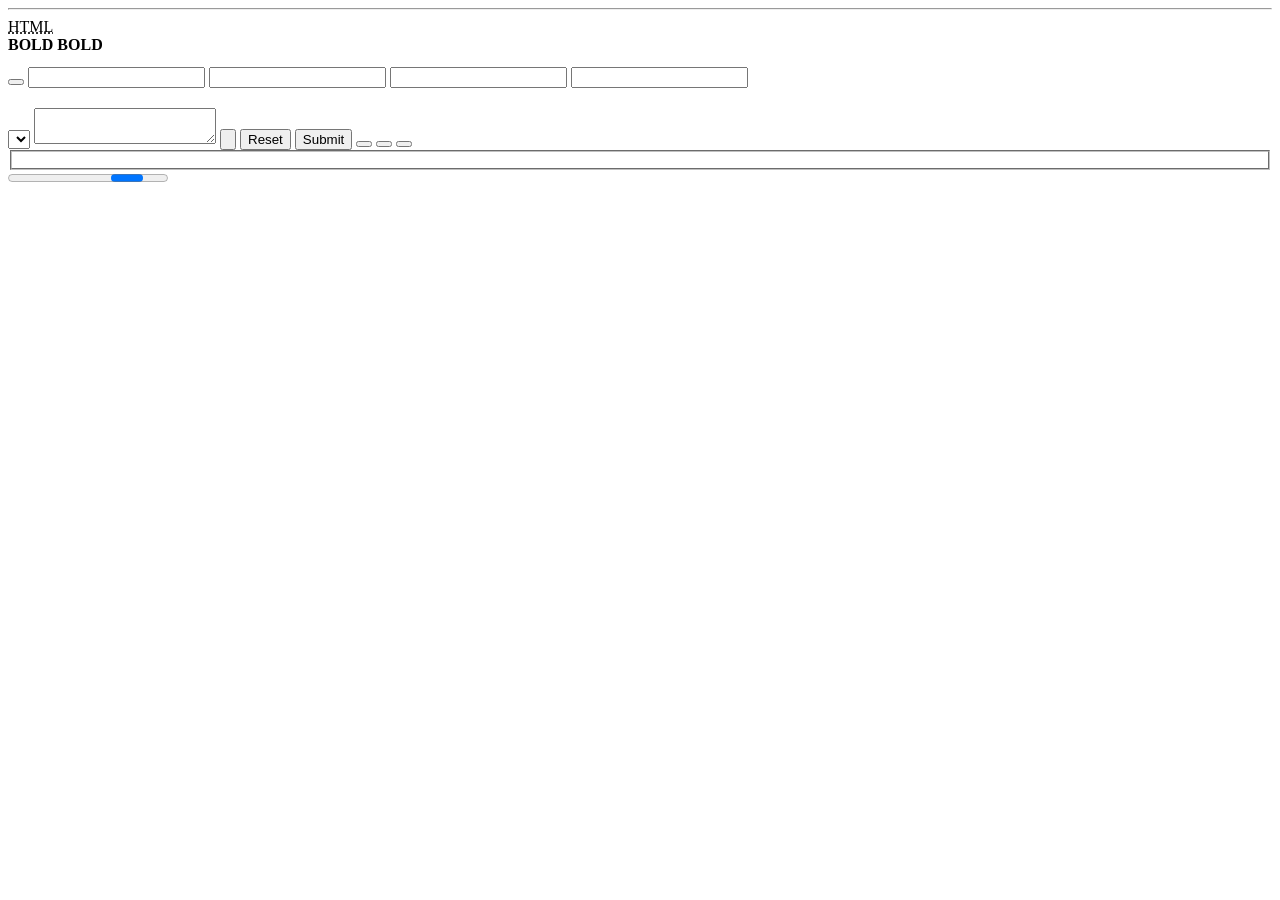
<file: css/test/page/without-css.html>
<html>
	<body>
		<hr data-test--hr />
		<abbr data-test--abbr title="HyperText Markup Language">HTML</abbr>
		<div style="font-weight: 700">
			<b data-test--bold>BOLD</b>
			<strong data-test--bold>BOLD</strong>
		</div>
		<code data-test--code></code>
		<kbd data-test--code></kbd>
		<samp data-test--code></samp>
		<pre data-test--code></pre>
		<small data-test--small></small>
		<sub data-test--subsup></sub>
		<sup data-test--subsup></sup>
		<div style="font-family: MYCUSTOMFONT">
			<button data-test--forms-1></button>
			<input data-test--forms-1>
			<input data-test--forms-1 type="text">
			<input data-test--forms-1 type="number">
			<input data-test--forms-1 type="search">
			<optgroup data-test--forms-1></optgroup>
			<select data-test--forms-1></select>
			<textarea data-test--forms-1></textarea>
			<input data-test--forms-1 type="button">
			<input data-test--forms-1 type="reset">
			<input data-test--forms-1 type="submit">
			<button data-test--forms-1 type="button"></button>
			<button data-test--forms-1 type="reset"></button>
			<button data-test--forms-1 type="submit"></button>
			<fieldset data-test--forms-2></fieldset>
			<legend data-test--forms-2></legend>
			<progress data-test--forms-2></progress>
		</div>
		<summary data-test--interactive></summary>
	</body>
</html>
</file>
<file: css/main.min.css>
.background{background-image:url("../images/Headermob.jpg"),linear-gradient(black, white);background-size:cover;background-repeat:no-repeat;margin:0 auto}@media(min-devive-pixel-ratio: 2),(min-resolution: 192dpi),(min-resolution: 2dppx){.background .background{background-image:url("..images/Headermob@2x.jpg")}}@media screen and (min-width: 768px){.background{background-image:url("../images/Headertab.jpg"),linear-gradient(black, white);background-size:cover;background-repeat:no-repeat;margin:0 auto}}@media screen and (min-width: 768px)and (min-devive-pixel-ratio: 2),screen and (min-width: 768px)and (min-resolution: 192dpi),screen and (min-width: 768px)and (min-resolution: 2dppx){.background .background{background-image:url("..images/Headertab@2x.jpg")}}@media screen and (min-width: 1200px){.background{background-image:url("../images/Headerdesk.jpg"),linear-gradient(black, white);background-size:cover;background-repeat:no-repeat;margin:0 auto;height:600px}}@media screen and (min-width: 1200px)and (min-devive-pixel-ratio: 2),screen and (min-width: 1200px)and (min-resolution: 192dpi),screen and (min-width: 1200px)and (min-resolution: 2dppx){.background .background{background-image:url("..images/Headerdesk@2x.jpg")}}h1,h2,h3,h4,h5,h6,p,ul,figure{padding:0;margin:0}body{margin:auto;background-color:#fff;color:#212121;font-family:Roboto}@media(min-width: 320px){body{overflow:scroll;overflow-x:hidden}}.container{width:100%;padding:15px}@media screen and (min-width: 768px){.container{padding:0px 15px}}@media screen and (min-width: 1200px){.container{width:100%;padding:15px}}.footer{display:flex;background-color:#2f303a;height:603px}@media screen and (min-width: 768px){.footer{height:463px}}@media screen and (min-width: 1200px){.footer{height:252px}}.section{padding:60px 0px}.modal-mobile{text-decoration:none}.modal-mobile__navigation{font-weight:500;font-size:40px;line-height:1.175em;color:var(--colorprimary)}.modal-mobile__list{list-style:none;margin-bottom:36px}.modal-mobile__link{text-decoration:none;color:var(--colorprimary)}.modal-mobile__link:hover{color:var(--fillprimary)}.modal-mobile__ulsocial{display:flex}.modal-mobile__social{text-decoration:none;color:var(--fillprimary);font-weight:500;font-size:18px;line-height:1.22em;padding-right:20px}.tel{margin:302px 0px 30px}.tel__link{text-decoration:none;font-weight:500;font-size:34px;line-height:1.17em;color:var(--fillprimary)}.mail{margin-bottom:64px}.mail__link{text-decoration:none;font-weight:500;font-size:24px;line-height:1.16em;color:var(--colorshade)}@media screen and (max-width: 479px){.modal-mobile__ulsocial{display:flex;flex-wrap:wrap}.tel{margin:100px 0px 30px}.tel__link{text-decoration:none;font-weight:500;font-size:24px;line-height:1.17em;color:var(--fillprimary)}.mail__link{font-size:24px}}.close-btn{position:absolute;top:8px;right:8px;width:30px;height:30px;border:var(--colorsecondary);background-color:var(--colorsecondary);cursor:pointer}.close-btn:hover{fill:var(--fillprimary)}.close-btn__icon{position:absolute;top:8px;right:8px;width:30px;height:30px}.close-mobile{position:absolute;right:30px;top:40px;width:18px;height:18px;border:var(--colorsecondary);background-color:var(--colorsecondary);cursor:pointer}.close-mobile:hover{fill:var(--fillprimary)}.close-mobile__icon{position:absolute;right:0px;top:0px;width:18px;height:18px}.button{font-size:16px;font-weight:700;line-height:1.875em;border-radius:4px;background-color:var(--backgroundbutton);box-shadow:0px 4px 4px rgba(0,0,0,.15);color:var(--colorsecondary);line-height:1.875em;align-items:center;text-align:center;width:200px;transition:background-color,color,cursor 250ms cubic-bezier(0.4, 0, 0.2, 1),250ms cubic-bezier(0.4, 0, 0.2, 1),250ms cubic-bezier(0.4, 0, 0.2, 1)}.button:hover{background-color:var(--backgroundbutton);cursor:pointer;color:var(--colorsecondary)}.buttons__menu{list-style:none;justify-content:start;padding:94px 0px 50px;display:flex;flex-wrap:wrap}.buttons__button{min-width:138px;border-radius:4px;background:var(--backgroundframe);margin:0px 8px 15px 0px;font-weight:500;font-size:16px;line-height:1.625em;text-align:center;letter-spacing:.03em;color:var(--colorbutton2);border:none;padding:6px 22px;transition:background-color,color,cursor,border-radius,box-shadow 250ms cubic-bezier(0.4, 0, 0.2, 1),250ms cubic-bezier(0.4, 0, 0.2, 1),250ms cubic-bezier(0.4, 0, 0.2, 1),250ms cubic-bezier(0.4, 0, 0.2, 1),250ms cubic-bezier(0.4, 0, 0.2, 1)}.buttons__button:hover{background-color:var(--backgroundbutton);cursor:pointer;color:var(--colorsecondary);border-radius:4px;box-shadow:0px 3px 1px rgba(0,0,0,.1),0px 1px 2px rgba(0,0,0,.08),0px 2px 2px rgba(0,0,0,.12)}@media screen and (max-width: 479px){.buttons__menu{list-style:none;justify-content:start;padding:94px 0px 50px;display:flex;flex-wrap:wrap;display:grid;grid-template-columns:auto auto}}@media screen and (min-width: 768px){.buttons{padding:0px}.buttons__menu{justify-content:center}.buttons__button{min-width:109px}}@media screen and (min-width: 1200px){.buttons__menu{justify-content:center;padding:94px 0px 50px}}.card__card-set{display:flex;flex-wrap:wrap;justify-content:center;list-style:none}.card__list{cursor:pointer;margin-bottom:20px;transition:translateY}.card__list:hover{box-shadow:0px 1px 1px rgba(0,0,0,.12),0px 4px 4px rgba(0,0,0,.06),1px 4px 6px rgba(0,0,0,.16)}.card__list:hover .card__overlay{transform:translateY(0)}.card__titles{font-weight:700;font-size:18px;letter-spacing:.06em;color:var(--colorprimary)}.card__description{font-size:16px;line-height:1.375em;letter-spacing:0,3em}.card__link{text-decoration:none;color:var(--colorshade)}.card__figure{width:450px;height:404px;background:var(--backgroundbody);border:1px solid var(--colorbordercard)}.card__image{width:450px;height:294px}.card__figcaption{padding:20px 24px}.card__overlay{position:absolute;top:0;height:100%;width:100%;color:var(--colorsecondary);cursor:pointer;transform:translateY(100%);transition:transform,box-shadow 250ms cubic-bezier(0.4, 0, 0.2, 1),250ms cubic-bezier(0.4, 0, 0.2, 1);padding:45px 24px 49px 45px;background:var(--backgroundcard);font-size:18px;line-height:1.556em;overflow:hidden}.card__transform{position:relative;overflow:hidden}@media screen and (max-width: 479px){.card__figure{width:300px;height:404px}.card__image{width:300px;height:294px}}@media screen and (min-width: 768px){.card__card-set{display:grid;grid-template-columns:auto auto;column-gap:30px;justify-content:center}.card__figure{width:354px;height:440px}.card__image{width:354px;height:294px}}@media screen and (min-width: 1200px){.card__card-set{display:grid;grid-template-columns:auto auto auto;column-gap:30px;justify-content:center}.card__figure{width:370px;height:404px}.card__image{width:370px;height:294px}}.declarations{display:flex;flex-direction:column;justify-content:space-between;align-items:center}.checkbox{display:flex;flex-direction:row}.checkbox__registerbutton{width:200px;height:50px;background:var(--backgroundbutton);color:var(--colorsecondary);box-shadow:0px 4px 4px rgba(0,0,0,.15);border-radius:4px;font-weight:700;font-size:16px;line-height:1.875em;align-items:center;text-align:center;margin-top:30px;cursor:pointer}.checkbox__declaration{font-size:12px;line-height:1.16em;letter-spacing:.03em;color:var(--colorshade);text-align:center}.checkbox__link{text-decoration:underline;color:var(--colorbutton)}.checkbox__checks-svg{width:20px;height:20px}.checkbox__span{position:relative;align-items:center;align-content:center;justify-content:center}.checkbox__input[type=checkbox]{visibility:hidden;width:20px;height:20px}.checkbox__input[type=checkbox]+.checkbox__label .checkbox__span{content:"";position:absolute;outline:2px solid var(--colorprimary);width:16px;height:15px;right:390px;transition:outline 250ms cubic-bezier(0.4, 0, 0.2, 1)}.checkbox__input[type=checkbox]:checked+.checkbox__label .checkbox__span{content:"";position:absolute;outline:2px solid var(--colorsecondary);width:16px;height:15px;right:390px;transition:outline 250ms cubic-bezier(0.4, 0, 0.2, 1)}.checkbox__input[type=checkbox]+.checkbox__label .checkbox__checks-svg{content:"";position:absolute;width:20px;height:20px;opacity:0;transition:opacity 250ms cubic-bezier(0.4, 0, 0.2, 1)}.checkbox__input[type=checkbox]:checked+.checkbox__label .checkbox__checks-svg{content:"";position:absolute;width:20px;height:20px;fill:var(--fillprimary);opacity:1;transition:opacity 250ms cubic-bezier(0.4, 0, 0.2, 1)}.clients__text-infoset{width:100%;list-style:none;flex-wrap:wrap;display:flex;justify-content:space-around;display:grid;grid-template-columns:auto auto;column-gap:30px}.clients__title{font-weight:700;font-size:28px;line-height:1.5em;color:var(--colorprimary);text-align:center;padding:60px 0px 30px}.clients__iconic4{width:210px;height:92px;margin-bottom:30px;border:1px solid var(--fillworkers);fill:var(--fillworkers);border-radius:4px;transition:border,fill 250ms cubic-bezier(0.4, 0, 0.2, 1),250ms cubic-bezier(0.4, 0, 0.2, 1)}.clients__iconic4:hover{border:1px solid var(--colorborder);fill:var(--fillprimary)}@media screen and (max-width: 479px){.clients__text-infoset{grid-template-columns:auto}}@media screen and (min-width: 768px){.clients__text-infoset{grid-template-columns:auto auto auto}.clients__iconic4{width:226px;height:92px}}@media screen and (min-width: 1200px){.clients{padding:94px 0px}.clients__text-infoset{max-width:1200px;margin:auto;flex-wrap:wrap;display:flex;justify-content:space-between}.clients__iconic4{width:170px;height:92px}}.contact{font-weight:500;font-size:14px;line-height:1.14em;letter-spacing:.02em}.contact:hover{fill:var(--fillprimary)}.contact__iconic{height:16px;width:14px;fill:var(--fillcontact);margin-right:5px;transition:fill,cursor 250ms cubic-bezier(0.4, 0, 0.2, 1),250ms cubic-bezier(0.4, 0, 0.2, 1);cursor:pointer}.contact__iconic :hover{fill:var(--fillprimary)}.contact__link{text-decoration:none;margin:10px;color:var(--fillcontact);display:flex;align-items:center;transition:color,cursor 250ms cubic-bezier(0.4, 0, 0.2, 1),250ms cubic-bezier(0.4, 0, 0.2, 1)}.contact__link:hover{color:var(--colorbutton);cursor:pointer}.contact__link:hover .contact__iconic{fill:var(--fillprimary);cursor:pointer}.contact-mobile{font-weight:500;font-size:14px;line-height:1.14em;letter-spacing:.02em}.contact-mobile:hover{fill:var(--fillprimary)}.contact-mobile__button{background-color:var(--colorsecondary);border:none}.contact-mobile__iconic{height:18px;width:18px;fill:var(--fillcontact);margin-right:-2px;margin-bottom:1px;transition:fill,cursor 250ms cubic-bezier(0.4, 0, 0.2, 1),250ms cubic-bezier(0.4, 0, 0.2, 1);cursor:pointer}.contact-mobile__iconic :hover{fill:var(--fillprimary)}@media(max-width: 767px){.contact{display:none}.contact-mobie{display:block}}@media(min-width: 767px){.contact-mobile{display:none}}@media screen and (min-width: 768px){.contact{display:block}}.footsy{text-align:center;display:flex;flex-direction:column;align-items:center;align-content:center;padding:60px 0px 0px}.footsy__chapter{max-width:480px}.footsy__mailto2{color:var(--colorfootsy);text-decoration:none;line-height:1.714em;max-width:480px}.footsy__tele2{color:var(--colorfootsy);text-decoration:none;line-height:1.714em;max-width:480px}.footsy__adressdown{color:var(--colorsecondary);line-height:1.714em;max-width:480px}@media screen and (min-width: 768px){.footsy{height:463px;width:100%}.footsy__tablet{display:flex;align-items:center;margin-bottom:60px}}@media screen and (min-width: 1200px){.footsy{justify-content:space-between;display:flex;display:grid;grid-template-columns:auto auto;height:252px;align-items:flex-start;align-content:flex-start;text-align:start;padding:60px 15px;width:1200px;margin:auto}}.header{position:relative;padding:24px 15px 25px;border-bottom:thin solid var(--colorborderbottom)}.header__ul2{list-style:none}.header__ul{list-style:none;display:flex;justify-content:space-between;align-items:center}.header__list{list-style:none;display:flex}@media screen and (min-width: 1200px){.header{max-width:1200px;margin:auto}.header__ul2{display:flex}}.logo{font-family:Raleway;font-weight:700;font-size:26px;line-height:1.19em;letter-spacing:.03em;color:var(--colorbutton);transition:cursor 250ms cubic-bezier(0.4, 0, 0.2, 1);text-decoration:none}.logo:hover{cursor:pointer}.logo__span{color:var(--colorprimary);transition:cursor 250ms cubic-bezier(0.4, 0, 0.2, 1)}.logo__span:hover{cursor:pointer}.logo__span--footer{color:var(--colorsecondary);transition:cursor 250ms cubic-bezier(0.4, 0, 0.2, 1)}.modal{position:absolute;left:50%;top:53%;transform:translate(-50%, -50%);width:450px;min-height:609px;background-color:var(--backgroundbody);animation-name:opacity;animation-duration:1s;animation-timing-function:linear;border:1px solid var(--colorshade)}.modalpadding{position:absolute;left:50%;top:53%;transform:translate(-50%, -50%);width:450px;min-height:609px;background-color:var(--backgroundbody);animation-name:opacity;animation-duration:1s;animation-timing-function:linear;border:1px solid var(--colorshade);padding:40px}.modal__title{font-weight:700;font-size:20px;line-height:1.15em;letter-spacing:.03em;color:var(--colorprimary);text-align:center;margin-bottom:12px}.modal__form-popup{display:flex;flex-direction:column;margin:0 auto;padding:40px}.modal-second{position:fixed;left:50%;top:50%;transform:translate(-50%, -50%);width:100%;height:100vh;background-color:var(--backgroundbody);animation-name:opacity;animation-duration:1s;animation-timing-function:linear;padding:40px 48px;border:1px solid var(--colorshade)}.modal-second__title{font-weight:700;font-size:20px;line-height:1.15em;letter-spacing:.03em;color:var(--colorprimary);text-align:center;margin-bottom:12px}.modal-second__form-popup{display:flex;flex-direction:column;margin:0 auto;padding:40px}@media screen and (max-width: 479px){.modal{position:absolute;left:50%;top:53%;transform:translate(-50%, -50%);width:320px;min-height:609px;background-color:var(--backgroundbody);animation-name:opacity;animation-duration:1s;animation-timing-function:linear;border:1px solid var(--colorshade)}.modalpadding{position:absolute;left:50%;top:53%;transform:translate(-50%, -50%);width:280px;min-height:609px;background-color:var(--backgroundbody);animation-name:opacity;animation-duration:1s;animation-timing-function:linear;border:1px solid var(--colorshade);padding:40px}.modal__title{font-weight:700;font-size:20px;line-height:1.15em;letter-spacing:.03em;color:var(--colorprimary);text-align:center;margin-bottom:12px}.modal__form-popup{display:flex;flex-direction:column;margin:0 auto;padding:40px}.modal-second{position:fixed;left:50%;top:50%;transform:translate(-50%, -50%);width:100%;height:100vh;background-color:var(--backgroundbody);animation-name:opacity;animation-duration:1s;animation-timing-function:linear;padding:40px 48px;border:1px solid var(--colorshade)}.modal-second__title{font-weight:700;font-size:20px;line-height:1.15em;letter-spacing:.03em;color:var(--colorprimary);text-align:center;margin-bottom:12px}.modal-second__form-popup{display:flex;flex-direction:column;margin:0 auto;padding:40px}}.navigation{display:flex;align-items:center;font-weight:500;font-size:14px;line-height:1.14em;letter-spacing:.02em}.navigation__link{text-decoration:none;color:var(--colornavigation);padding-right:60px;transition:color 250ms cubic-bezier(0.4, 0, 0.2, 1)}.navigation__link:hover{color:var(--colorbutton)}@media screen and (max-width: 767px){.navigation{display:none}}.occupation-index{display:none;padding-bottom:94px}.occupation-index__title{font-weight:700;font-size:36px;line-height:3em;text-align:center;color:var(--colorprimary)}.occupation-index__text-infoset{list-style:none;display:flex;justify-content:space-between}@media screen and (min-width: 1200px){.occupation-index{display:block}.occupation-index__text-infoset{max-width:1200px;margin:auto}}.ourwork{display:none}.ourwork__image{width:370px;height:294px}.ourwork__occupation-index-text{margin:0;color:var(--colorsecondary);display:flex;justify-content:center;align-items:center;font-weight:700;font-size:14px;line-height:1.143em;text-transform:uppercase;padding:27px 0px;text-align:center;background-color:var(--backgroundourworkers);position:relative;bottom:75px}@media screen and (min-width: 1200px){.ourwork{display:block}}.socialy{margin:60px 0px;display:flex;flex-direction:column;align-items:center}.socialy__title{font-weight:700;font-size:14px;line-height:1.14em;letter-spacing:.03em;text-transform:uppercase;color:var(--colorsecondary)}.socialy__iconic3{height:20px;width:20px;fill:var(--fillworkers);transition:fill 250ms cubic-bezier(0.4, 0, 0.2, 1)}.socialy__iconic-3-list{padding:30px 30px;list-style:none}.socialy__iconic-3-list-link{display:flex;width:44px;height:44px;border-radius:50%;align-items:center;justify-content:space-around;background-color:var(--backgroundworkers);transition:background-color 250ms cubic-bezier(0.4, 0, 0.2, 1);margin-right:10px}.socialy__iconic-3-list-link:hover{background-color:var(--backgroundbutton)}.socialy__iconic-3-list-link:hover .socialy__iconic3{fill:var(--fillwhite)}.socialy__iconic-listing{display:flex;flex-direction:row;padding:20px 10px;list-style:none}@media screen and (max-width: 479px){.socialy{margin:0px 0px 0px 50px}}@media screen and (min-width: 768px){.socialy{margin:0px 0px 0px 144px}}@media screen and (min-width: 1200px){.socialy{margin:0px 0px 0px 70px}}.subscription{display:flex;flex-direction:column;justify-content:center;align-items:center}.subscription__label{margin-bottom:20px}.subscription__chapter{margin-bottom:20px}.subscription__form{align-items:center;display:flex;flex-direction:column}.subscription__iconic-sub{fill:var(--fillwhite);width:24px;height:24px;margin-left:24px;margin-right:28px}.subscription__button-sub{display:flex;flex-direction:row;align-items:center;justify-content:end;width:200px;height:50px;background-color:var(--backgroundbutton);color:var(--colorsecondary);font-size:16px;line-height:1.875em;border-radius:4px;box-shadow:0px 4px 4px var(--backgroundbackdrop);font-weight:700;cursor:pointer;margin-bottom:20px}.subscription__sub-email{width:450px;height:50px;border:1px solid var(--colorbordersec);border-radius:4px;filter:drop-shadow(0px 4px 4px rgba(0, 0, 0, 0.15))}.subscription__form{display:flex}.subscription__title{font-weight:700;font-size:14px;line-height:1.14em;text-transform:uppercase;color:var(--colorsecondary);margin-bottom:20px}@media screen and (max-width: 479px){.subscription__sub-email{width:300px;height:50px}}@media screen and (min-width: 1200px){.subscription{align-items:start;margin-bottom:60px}.subscription__form{flex-direction:row}.subscription__sub-email{width:358px}}.team-index{text-align:center;background:var(--backgroundframe);padding-bottom:94px}.team-index__list{display:flex;flex-direction:row;margin-bottom:30px}.team-index__text-infoset{list-style:none;display:flex;justify-content:center;flex-direction:column;align-items:center}.team-index__tittle{padding-top:94px;padding-bottom:50px;font-weight:700;font-size:36px;line-height:3em;color:var(--colorprimary)}@media screen and (min-width: 768px){.team-index__text-infoset{display:grid;grid-template-columns:auto auto}}@media screen and (min-width: 1200px){.team-index__text-infoset{list-style:none;justify-content:center;flex-direction:row;display:grid;grid-template-columns:auto auto auto auto}}.text{display:flex;flex-direction:column;font-weight:400;font-size:12px;line-height:1.16em;letter-spacing:.01em;color:var(--colorshade)}.text:hover .text__form-group1,.text:hover .text__form-group1--size{border:1px solid var(--colorborder)}.text:focus .text__form-group1--size{border:1px solid var(--colorborder)}.text:hover .text__form-group1+.text__form-icon1{fill:var(--fillprimary)}.text:focus .text__form-group1--size+.text__form-icon1{fill:var(--fillprimary)}.text__form-group1{width:370px;height:40px;margin-top:4px;margin-bottom:10px;border:1px solid var(--colorbordergroup);border-radius:4px;padding-left:30px}.text__form-group1--size{width:370px;height:120px;margin-top:4px;margin-bottom:10px;resize:none;border:1px solid var(--colorbordergroup);border-radius:4px;padding:12px 16px}.text__form-group1--size:hover::placeholder{color:var(--colorbutton)}.text__form-icon1{position:relative;width:12px;height:12px;bottom:35px;left:10px}@media screen and (max-width: 479px){.text__form-group1{width:250px}.text__form-group1--size{width:250px}}.text-info__text-infoset{list-style:none;display:flex;flex-direction:column;justify-content:center;margin:auto}.text-list__iconic2-frame{width:450px;height:120px;background:var(--backgroundframe);padding:25px 192px;margin:auto}.text-list__iconic2{width:70px;height:70px;display:flex}.text-list__title{text-align:center;font-weight:700;font-size:14px;line-height:1.172em;text-transform:uppercase;color:var(--colorprimary);padding:30px 0px 10px}.text-list__text{margin:auto;color:var(--colorshade);line-height:1.716em;max-width:480px}@media screen and (max-width: 479px){.text-list__iconic2-frame{width:280px;height:120px;padding:25px 90px}}@media screen and (min-width: 768px){.text-info__text-infoset{display:grid;grid-template-columns:auto auto;column-gap:30px;justify-content:center}.text-list__iconic2-frame{width:354px;height:120px;padding:25px 144px}.text-list__text{max-width:354px}}@media screen and (min-width: 1200px){.text-info__text-infoset{max-width:1200px;column-gap:0px;display:flex;flex-direction:row;margin:auto;justify-content:space-between}.text-list{width:270px}.text-list__iconic2-frame{width:270px;padding:25px 102px}.text-list__title{text-align:start}.text-list__text{max-width:270px}}.top-index{background-color:var(--backgroundtopindex);padding:118px 58px 118px;display:flex;flex-direction:column;text-align:center;max-width:1600px}.top-index__topic{margin:0 auto;width:365px;font-weight:900;font-size:26px;line-height:1.61em;text-transform:uppercase;color:var(--colorsecondary)}@media screen and (max-width: 479px){.top-index{padding:20px 0px;max-width:480px}.top-index__topic{width:80vw;font-weight:900;font-size:5vw}}@media screen and (min-width: 1200px){.top-index__topic{width:696px;font-size:44px;line-height:1.36em;margin-bottom:30px}}.workers{background:var(--backgroundbody);box-shadow:0px 1px 3px rgba(0,0,0,.12),0px 1px 1px rgba(0,0,0,.14),0px 2px 1px rgba(0,0,0,.2);border-radius:0px 0px 4px 4px;height:622px;margin:0px 15px;width:450px}.workers__list{margin-bottom:30px}.workers__image{width:450px;height:460px;border-radius:0px}.workers__iconic-3-list{display:flex;flex-direction:row;justify-content:center;padding:0px 120px}.workers__name-index{font-weight:500;font-size:16px;line-height:1.357em;text-align:center;color:var(--colorprimary);padding-top:30px}.workers__job-index{font-size:16px;line-height:1.188em;text-align:center;color:var(--colorshade);padding-top:10px;padding-bottom:16px}.workers__iconic3{height:20px;width:20px;fill:var(--fillworkers);transition:fill 250ms cubic-bezier(0.4, 0, 0.2, 1)}.workers__iconic-3-list{list-style:none}.workers__iconic-3-list-link{display:flex;width:44px;height:44px;border-radius:50%;align-items:center;justify-content:space-around;background-color:var(--backgroundworkers);transition:background-color 250ms cubic-bezier(0.4, 0, 0.2, 1)}.workers__iconic-3-list-link:hover{background-color:var(--fillprimary)}.workers__iconic-3-list-link:hover .workers__iconic3{fill:var(--fillwhite)}@media screen and (max-width: 479px){.workers{height:522px;width:300px}.workers__image{width:300px;height:360px}}@media screen and (min-width: 768px){.workers{height:536px;width:354px}.workers__image{width:354px;height:374px}}@media screen and (min-width: 1200px){.workers{width:270px;height:424px}.workers__image{width:270px;height:260px}}.active::after{display:block;position:absolute;width:60px;top:95%;content:"";border:1px solid var(--colorborder);border-radius:2px}:root{--fillprimary:#2196f3;--fillcontact:#757575;--fillworkers:#afb1b8;--fillwhite:#fff;--backgroundbody:#fff;--backgroundbutton:#2196f3;--backgroundtopindex:#2f303a;--backgroundframe:#f5f4fa;--backgroundworkers:rgba(255, 255, 255, 0.1);--backgroundourworkers:rgba(47, 48, 58, 0.8);--backgroundbackdrop:rgba(0, 0, 0, 0.2);--backgroundcard:rgba(33, 150, 243, 0.9);--colorprimary:#212121;--colorbutton:#2196f3;--colorsecondary:#fff;--colorshade:#757575;--colorbutton2:rgba(38, 38, 38, 1);--colorfootsy:rgba(255, 255, 255, 0.6);--colornavigation:rgba(31, 31, 31, 1);--colorborder:#2196f3;--colorbordersec:rgba(255, 255, 255, 0.3);--colorbordergroup:rgba(33, 33, 33, 0.2);--colorbordercard:rgba(238, 238, 238, 1);--colorborderbottom:#e5e5e5}.is-hidden{opacity:0;visibility:hidden;pointer-events:none;transition-delay:1s;animation-duration:1s;animation-name:opacity2;animation-timing-function:linear}@keyframes opacity{0%{opacity:0%}50%{opacity:50%}100%{opacity:100%}}@keyframes opacity2{0%{opacity:100%}50%{opacity:50%}100%{opacity:0%}}/*# sourceMappingURL=main.min.css.map */
</file>
